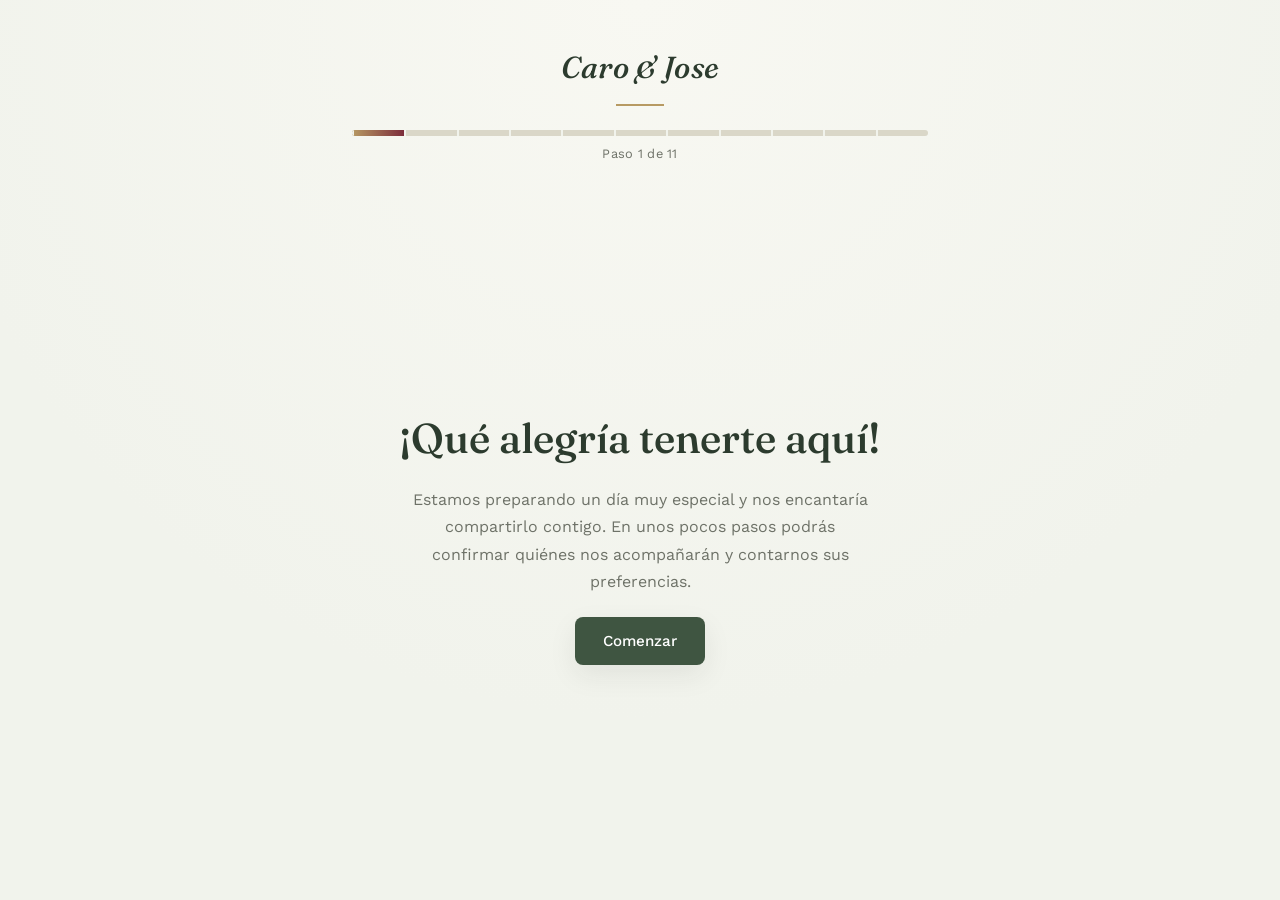
<file: index.html>
<!DOCTYPE html>
<html lang="es">

<head>
    <meta charset="UTF-8">
    <meta name="viewport" content="width=device-width, initial-scale=1.0">

    <title>Confirma tu asistencia | Caro y Jose</title>

    <!-- Styles -->
    <link rel="stylesheet" href="css/style.css">
</head>

<body>

    <div class="app-container">
        <!-- ================= HEADER ================= -->

        <header class="header">

            <div class="logo-container">
                <h2>Caro &amp; Jose</h2>
            </div>

            <div class="progress-section">

                <div class="progress-bar">

                    <div class="progress-fill" style="width: 9.09%;"></div>

                </div>

                <span class="progress-text">
                    Paso 1 de 11
                </span>

            </div>

        </header>

        <!-- ================= MAIN ================= -->

        <main class="main-content">


        <!-- ================= WELCOME ================= -->

        <section id="welcome" class="page active">

            <div class="page-content">

                <h1>¡Qué alegría tenerte aquí!</h1>

                <p>
                    Estamos preparando un día muy especial y nos encantaría compartirlo contigo. En unos pocos pasos podrás confirmar quiénes nos acompañarán y contarnos sus preferencias.
                </p>

                <button class="primary-button">
                    Comenzar
                </button>

            </div>

        </section>

        <!-- ================= INVITATION CODE ================= -->

        <section id="invitation-code" class="page">

            <div class="page-content">

                <h1>Tu código de invitación</h1>

                <p>
                    Escribe el código que aparece en tu invitación para encontrar a las personas incluidas. Así podremos guardar las respuestas de todos en un solo lugar.
                </p>

                <div class="input-group">

                    <input
                        type="text"
                        id="invitation-code-input"
                        class="text-input"
                        placeholder="Ej. AB12CD"
                        aria-label="Código de invitación"
                        maxlength="10"
                        spellcheck="false"
                        autocomplete="off"
                        autocapitalize="characters"
                    />

                </div>
                <div id="invitation-code-error" class="error-message"></div>

            </div>

        </section>

        <section id="invitation-confirmation" class="page">

            <div class="page-content">

                <h1>¿Estamos todos?</h1>

                <p>
                    Estas son las personas que encontramos con tu código. Revisa sus nombres antes de continuar; en los siguientes pasos podrás responder por cada una.
                </p>

                <div id="confirmation-guest-list">

                    <!-- Generated automatically -->

                </div>

            </div>

        </section>

        <!-- ================= ATTENDANCE ================= -->

        <section id="attendance" class="page">

            <div class="page-content">

                <h1>¿Nos acompañarán?</h1>

                <p>
                    Queremos saber con quiénes tendremos la alegría de celebrar. Confirma la asistencia de cada persona de tu invitación.
                </p>

                <div id="attendance-content"></div>

                

            </div>

        </section>

        <section id="welcome-cocktail" class="page">

            <div class="page-content">

                <h1>Un brindis para empezar</h1>

                <p>
                    El día anterior a la boda tendremos un cóctel de bienvenida para encontrarnos y conocernos un poco más. Cuéntanos quiénes podrán acompañarnos.
                </p>

                <div id="welcomeCocktail-content"></div>

            </div>

        </section>

        <!-- ================= RECEPTION ================= -->

        <section id="reception" class="page">

            <div class="page-content">

                <h1>La celebración</h1>

                <p>
                    Después llegará el momento de celebrar juntos. Indícanos quiénes asistirán a la recepción de la boda.
                </p>

                <div id="reception-content"></div>

            </div>

        </section>

        <!-- ================= MEAL PREFERENCE ================= -->

        <section id="meal" class="page">

            <div class="page-content">

                <h1>Algo rico para cada quien</h1>

                <p>
                    Queremos que todos disfruten la comida. Elige la opción de menú que mejor se ajuste a cada persona; si tiene alergias, marca esa opción.
                </p>

                <div id="meal-content"></div>

            </div>

        </section>

        <!-- ================= RETURN BUS ================= -->

        <section id="return-bus" class="page">

            <div class="page-content">

                <h1>El regreso a casa</h1>

                <p>
                    Habrá transporte de regreso en distintos horarios. Elige el que prefiera cada persona o indícanos si no lo necesita. Si alguien necesita salir antes, tendremos carros particulares que podrán llevarlo de vuelta. Por ahora, los horarios son tentativos; más adelante confirmaremos los definitivos según las preferencias de todos.
                </p>

                <div id="returnBus-content"></div>

            </div>

        </section>

        <!-- ================= PREFERRED COCKTAIL ================= -->

        <section id="cocktail" class="page">

            <div class="page-content">

                <h1>¿Con qué brindamos?</h1>

                <p>
                    Nos hace ilusión preparar el bar pensando en ustedes. Cuéntanos cuál de estas bebidas prefiere cada persona.
                </p>

                <div id="cocktail-content"></div>

            </div>

        </section>

        <!-- ================= REVIEW ================= -->

        <section id="review" class="page">

            <div class="page-content">

                <h1 id="review-title">Un último vistazo</h1>

                <p id="review-description">
                    Revisa las respuestas de cada persona. Si quieres cambiar algo, puedes volver a los pasos anteriores antes de enviarlas.
                </p>

                <div id="summary-content"></div>

                <div id="submission-status" class="error-message"></div>

            </div>

        </section>

        <!-- ================= THANK YOU ================= -->

        <section id="thank-you" class="page">

            <div class="page-content">

                <h1 id="thank-you-title">¡Gracias por confirmar!</h1>

                <p id="thank-you-description">
                    Recibimos tus respuestas. Nos emociona mucho compartir este día contigo.
                </p>

            </div>

        </section>

        </main>

        <!-- ================= FOOTER ================= -->

        <footer class="footer">

            <button class="secondary-button" disabled>

                ← Volver

            </button>

            <button class="primary-button">

                Continuar →

            </button>

        </footer>

    </div>

    <!-- Scripts -->
    <script src="js/navigation.js"></script>
    <script src="js/guest-factory.js"></script>
    <script src="js/question-config.js"></script>
    <script src="js/invitation.js"></script>
    <script src="js/sheets-integration.js"></script>
    <script src="js/components.js"></script>
    <script src="js/render.js"></script>
    <script src="js/forms.js"></script>
    <script src="js/app.js"></script>
</body>

</html>
</file>
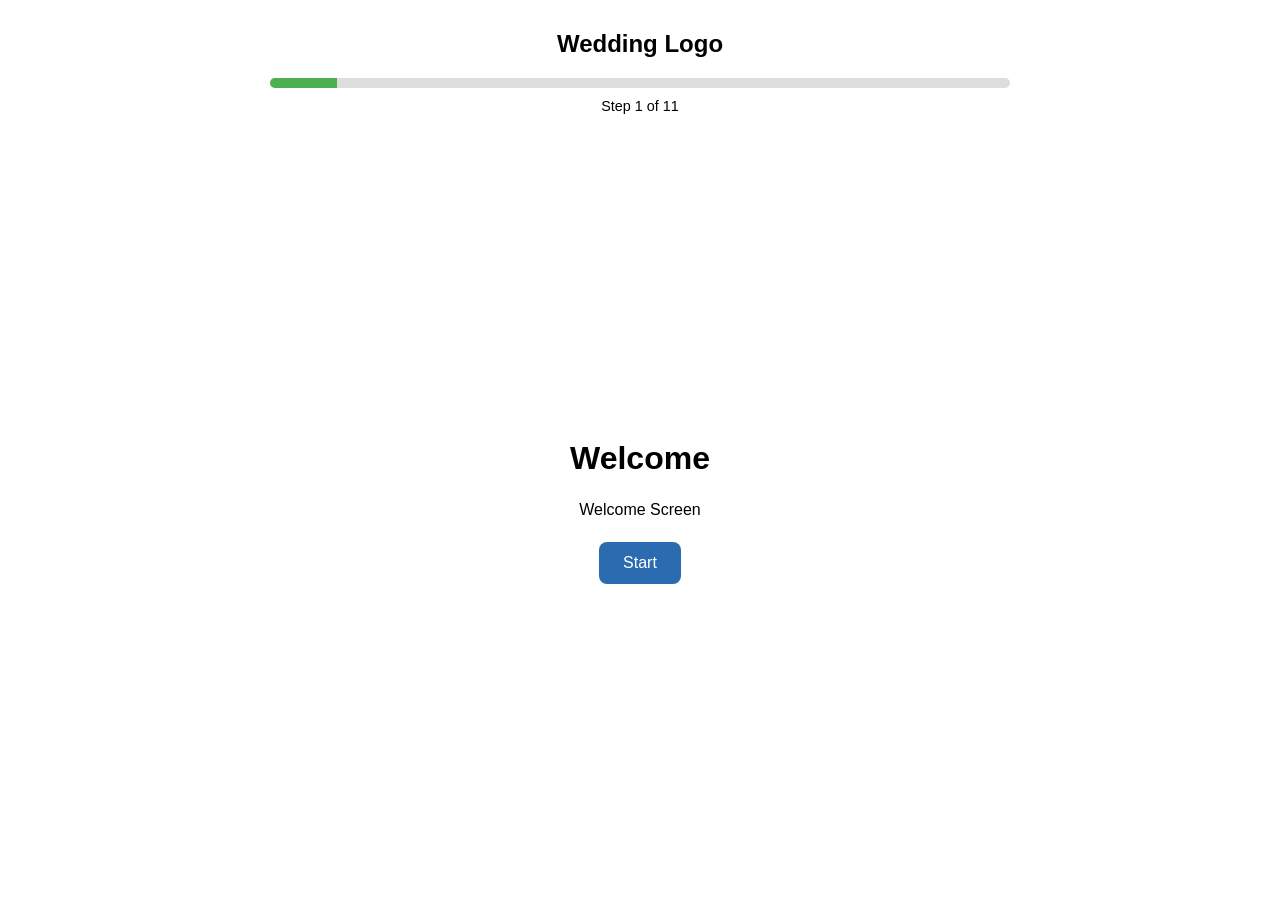
<file: final_wedding/index.html>
<!DOCTYPE html>
<html lang="en">

<head>
    <meta charset="UTF-8">
    <meta name="viewport" content="width=device-width, initial-scale=1.0">

    <title>RSVP</title>

    <!-- Styles -->
    <link rel="stylesheet" href="css/style.css">
</head>

<body>

    <div class="app-container">
        <!-- ================= HEADER ================= -->

        <header class="header">

            <div class="logo-container">
                <!-- Reemplazar posteriormente por el logo -->
                <h2>Wedding Logo</h2>
            </div>

            <div class="progress-section">

                <div class="progress-bar">

                    <div class="progress-fill" style="width: 12.5%;"></div>

                </div>

                <span class="progress-text">
                    Step 1 of 8
                </span>

            </div>

        </header>

        <!-- ================= MAIN ================= -->

        <main class="main-content">


        <!-- ================= WELCOME ================= -->

        <section id="welcome" class="page active">

            <div class="page-content">

                <h1>Welcome</h1>

                <p>
                    Welcome Screen
                </p>

                <button class="primary-button">
                    Start
                </button>

            </div>

        </section>

        <!-- ================= INVITATION CODE ================= -->

        <section id="invitation-code" class="page">

            <div class="page-content">

                <h1>Codigo de invitacion</h1>

                <p>
                    Porfavor, ¡ingresa el codigo de la invitación que recibiste!
                </p>

                <div class="input-group">

                    <input
                        type="text"
                        id="invitation-code-input"
                        class="text-input"
                        placeholder="e.g. AB12CD"
                        maxlength="10"
                        spellcheck="false"
                        autocomplete="off"
                        autocapitalize="characters"
                    />

                </div>
                <div id="invitation-code-error" class="error-message"></div>

            </div>

        </section>

        <section id="invitation-confirmation" class="page">

            <div class="page-content">

                <h1>Invitation Confirmation</h1>

                <p>
                    Please verify that these guests belong to your invitation.
                </p>

                <div id="confirmation-guest-list">

                    <!-- Generated automatically -->

                </div>

            </div>

        </section>

        <!-- ================= ATTENDANCE ================= -->

        <section id="attendance" class="page">

            <div class="page-content">

                <h1>Attendance</h1>

                <p>
                    Please let us know who will attend our wedding celebration.
                </p>

                <div id="attendance-content"></div>

                

            </div>

        </section>

        <section id="welcome-cocktail" class="page">

            <div class="page-content">

                <h1>Welcome Cocktail</h1>

                <p>
                    Please let us know who will attend the Welcome Cocktail.
                </p>

                <div id="welcomeCocktail-content"></div>

            </div>

        </section>

        <!-- ================= RECEPTION ================= -->

        <section id="reception" class="page">

            <div class="page-content">

                <h1>Reception</h1>

                <p>
                    Please let us know who will attend the wedding reception.
                </p>

                <div id="reception-content"></div>

            </div>

        </section>

        <!-- ================= MEAL PREFERENCE ================= -->

        <section id="meal" class="page">

            <div class="page-content">

                <h1>Meal Preference</h1>

                <p>
                    Please choose a meal preference for each guest.
                </p>

                <div id="meal-content"></div>

            </div>

        </section>

        <!-- ================= RETURN BUS ================= -->

        <section id="return-bus" class="page">

            <div class="page-content">

                <h1>Return Bus</h1>

                <p>
                    Please select the preferred return transportation.
                </p>

                <div id="returnBus-content"></div>

            </div>

        </section>

        <!-- ================= PREFERRED COCKTAIL ================= -->

        <section id="cocktail" class="page">

            <div class="page-content">

                <h1>Preferred Cocktail</h1>

                <p>
                    Please select a preferred cocktail for each guest.
                </p>

                <div id="cocktail-content"></div>

            </div>

        </section>

        <!-- ================= REVIEW ================= -->

        <section id="review" class="page">

            <div class="page-content">

                <h1>Review Your Responses</h1>

                <p>
                    Please review all your answers before submitting your RSVP.
                </p>

                <div id="summary-content"></div>

                <div id="submission-status" class="error-message"></div>

            </div>

        </section>

        <!-- ================= THANK YOU ================= -->

        <section id="thank-you" class="page">

            <div class="page-content">

                <h1>Thank You</h1>

                <p>
                    Placeholder
                </p>

            </div>

        </section>

    </main>

        

        </main>

        <!-- ================= FOOTER ================= -->

        <footer class="footer">

            <button class="secondary-button" disabled>

                ← Back

            </button>

            <button class="primary-button">

                Next →

            </button>

        </footer>

    </div>

    <!-- Scripts -->
    <script src="js/navigation.js"></script>
    <script src="js/guest-factory.js"></script>
    <script src="js/question-config.js"></script>
    <script src="js/invitation.js"></script>
    <script src="js/sheets-integration.js"></script>
    <script src="js/components.js"></script>
    <script src="js/render.js"></script>
    <script src="js/forms.js"></script>
    <script src="js/app.js"></script>
</body>

</html>
</file>
<file: css/style.css>
/* =======================================================
   Wedding RSVP — Caro & Jose
   style.css
   Refresco visual (solo CSS) — estética de tarjetería fina
======================================================= */

@import url('https://fonts.googleapis.com/css2?family=Fraunces:ital,wght@0,400;0,500;0,600;1,400&family=Work+Sans:wght@400;500;600&display=swap');

:root {

    --color-paper: #F1F3EC;
    --color-paper-alt: #FFFFFF;
    --color-ink: #262B26;
    --color-muted: #6E7268;
    --color-primary: #3F5541;
    --color-primary-dark: #2C3B2E;
    --color-accent: #7C2D3B;
    --color-gold: #B79A63;
    --color-border: #DAD7C8;
    --color-error: #A23B34;

    --font-display: 'Fraunces', Georgia, serif;
    --font-body: 'Work Sans', Arial, Helvetica, sans-serif;

    --radius-sm: 8px;
    --radius-md: 14px;

    --shadow-soft: 0 10px 28px rgba(38, 43, 38, .08);

}

/* ---------- Reset ---------- */

* {
    margin: 0;
    padding: 0;
    box-sizing: border-box;
    -webkit-tap-highlight-color: transparent;
}

html {

    overflow-x: hidden;

}

/* ---------- Body ---------- */

body {

    font-family: var(--font-body);

    background: radial-gradient(circle at top, #F8F8F2 0%, var(--color-paper) 65%);

    color: var(--color-ink);

    min-height: 100vh;
    min-height: 100dvh;

    overflow-x: hidden;

}

/* ---------- Main Container ---------- */

.app-container {

    width: 100%;
    max-width: 640px;

    margin: auto;

    min-height: 100vh;
    min-height: 100dvh;

    display: flex;
    flex-direction: column;

    padding: 48px 32px calc(24px + env(safe-area-inset-bottom, 0px));

}

/* ---------- Header ---------- */

.header {

    display: flex;
    flex-direction: column;

    gap: 24px;

    margin-bottom: 48px;

}

.logo-container {

    text-align: center;
    position: relative;

    padding-bottom: 20px;

}

.logo-container::after {

    content: "";
    position: absolute;
    bottom: 0;
    left: 50%;
    transform: translateX(-50%);

    width: 48px;
    height: 2px;

    background: var(--color-gold);

}

.logo-container h2 {

    font-family: var(--font-display);
    font-style: italic;
    font-weight: 500;
    font-size: 1.9rem;
    letter-spacing: .01em;
    color: var(--color-primary-dark);

}

.progress-section {

    display: flex;
    flex-direction: column;

    gap: 10px;

}

.progress-bar {

    position: relative;

    width: 100%;
    height: 6px;

    background: var(--color-border);

    border-radius: 999px;

    overflow: hidden;

}

.progress-bar::after {

    content: "";
    position: absolute;
    inset: 0;

    /* 11 pasos reales (ver secciones .page en index.html) */
    background-image: repeating-linear-gradient(
        to right,
        var(--color-paper) 0,
        var(--color-paper) 2px,
        transparent 2px,
        transparent calc(100% / 11)
    );

    pointer-events: none;

}

.progress-fill {

    width: 0%;

    height: 100%;

    background: linear-gradient(90deg, var(--color-gold), var(--color-accent));

    transition: width 0.4s ease;

}

.progress-text {

    text-align: center;

    font-size: 0.8rem;
    letter-spacing: .02em;
    color: var(--color-muted);

}

/* ---------- Main ---------- */

.main-content {

    flex: 1;

    display: flex;

    justify-content: center;

    align-items: center;

    padding-bottom: 8px;

}


/* ---------- Pages ---------- */

.page {

    display: none;

    width: 100%;

}

.page.active {

    display: block;

    animation: page-enter .45s ease both;

}

@keyframes page-enter {

    from {
        opacity: 0;
        transform: translateY(10px);
    }

    to {
        opacity: 1;
        transform: translateY(0);
    }

}

#welcome h1 {

    font-size: 2.6rem;

}

@media (max-width: 768px) {

    #welcome h1 {

        font-size: 2.1rem;

    }

}

.page-content {

    display: flex;

    flex-direction: column;

    align-items: center;

    gap: 22px;

    text-align: center;

}

/* ---------- Typography ---------- */

h1 {

    font-family: var(--font-display);
    font-weight: 500;
    color: var(--color-primary-dark);

    font-size: 2.1rem;

}

p {

    line-height: 1.7;
    color: var(--color-muted);
    max-width: 46ch;

}

/* ---------- Footer ---------- */

.footer {

    margin-top: 48px;

    display: flex;

    justify-content: space-between;

    gap: 16px;

}

/* ---------- Buttons ---------- */

button {

    cursor: pointer;

    border: none;

    border-radius: var(--radius-sm);

    padding: 13px 28px;

    min-height: 48px;

    font-family: var(--font-body);
    font-size: 0.95rem;
    font-weight: 500;

    touch-action: manipulation;

    transition: background-color 0.2s ease, transform 0.15s ease, opacity 0.15s ease;

}

.primary-button {

    background: var(--color-primary);

    color: var(--color-paper-alt);

    box-shadow: var(--shadow-soft);

}

.primary-button:hover {

    background: var(--color-primary-dark);

}

.primary-button:active {

    transform: translateY(1px);

}

.primary-button:disabled {

    opacity: .55;

    cursor: not-allowed;

    box-shadow: none;

}

.secondary-button {

    background: transparent;

    color: var(--color-muted);

    border: 1px solid var(--color-border);

}

.secondary-button:hover {

    border-color: var(--color-primary);
    color: var(--color-primary-dark);

}

.secondary-button:disabled {

    opacity: .45;

    cursor: not-allowed;

}

button:focus-visible {

    outline: 2px solid var(--color-gold);
    outline-offset: 2px;

}

/* ---------- Responsive ---------- */

@media (max-width: 768px) {

    .app-container {

        padding: 28px 20px calc(96px + env(safe-area-inset-bottom, 0px));

    }

    h1 {

        font-size: 1.6rem;

    }

    .header {

        gap: 16px;
        margin-bottom: 32px;

    }

    .logo-container h2 {

        font-size: 1.5rem;

    }

    .page-content {

        gap: 18px;

    }

    /* Tarjetas de opciones a una sola columna: más fáciles de leer y
       tocar con el pulgar que una grilla apretada de dos columnas */
    .radio-group {

        grid-template-columns: 1fr;

    }

    .guest-card {

        padding: 18px;

    }

    /* Pie fijo: los botones Back/Next siempre están a mano,
       sin tener que desplazarse hasta el final de la página */
    .footer {

        position: fixed;
        left: 0;
        right: 0;
        bottom: 0;

        margin-top: 0;

        padding: 14px 20px calc(14px + env(safe-area-inset-bottom, 0px));

        background: rgba(248, 248, 242, .92);
        backdrop-filter: blur(6px);

        border-top: 1px solid var(--color-border);

        z-index: 10;

    }

    .footer.hidden {

        display: none;

    }

}

@media (max-width: 380px) {

    .app-container {

        padding-left: 16px;
        padding-right: 16px;

    }

    h1 {

        font-size: 1.4rem;

    }

    .primary-button,
    .secondary-button {

        padding: 13px 20px;

    }

}

/* ---------- Utility Classes ---------- */

.hidden {

    display: none !important;

}

/* ---------- Option Buttons ---------- */

.option-group {

    display: flex;

    gap: 16px;

    justify-content: center;

    margin-top: 16px;

    flex-wrap: wrap;

}

/* ---------- Text Inputs ---------- */

.input-group {

    width: 100%;

    max-width: 380px;

}

.text-input {

    width: 100%;

    padding: 16px;

    font-size: 1.15rem;

    text-align: center;

    border: 1px solid var(--color-border);

    border-radius: var(--radius-sm);

    outline: none;

    background: var(--color-paper-alt);

    transition: border-color .2s ease, box-shadow .2s ease;

    letter-spacing: .25rem;

    font-weight: 600;

    text-transform: uppercase;

    color: var(--color-ink);

}

.text-input:focus {

    border-color: var(--color-primary);
    box-shadow: 0 0 0 3px rgba(63, 85, 65, .14);

}

/* ---------- Error Messages ---------- */

.error-message {

    min-height: 20px;

    margin-top: 8px;

    color: var(--color-error);

    font-size: 0.9rem;

    text-align: center;

}

/* ======================================================
   Guest Card
====================================================== */

.guest-card {

    width: 100%;
    max-width: 560px;

    padding: 24px;

    margin: 14px auto;

    border: 1px solid var(--color-border);

    border-radius: var(--radius-md);

    background-color: var(--color-paper-alt);

    box-shadow: var(--shadow-soft);

    box-sizing: border-box;

}

.guest-card--unanswered {
    border-color: var(--color-error);
}

.guest-name {

    margin: 0 0 4px;

    font-family: var(--font-display);
    font-weight: 500;
    font-size: 1.25rem;

    text-align: center;

    color: var(--color-primary-dark);

}
/* ======================================================
   Radio Cards
====================================================== */

.radio-group {

    display: grid;
    grid-template-columns: repeat(auto-fit, minmax(160px, 1fr));
    gap: 12px;

    margin-top: 16px;

}

.guest-instruction {

    grid-column: 1 / -1;

    margin-bottom: 4px;

    text-align: center;

    font-size: .9rem;

    color: var(--color-muted);

}

.radio-option {

    position: relative;

    display: flex;
    align-items: center;
    justify-content: center;

    min-height: 56px;

    padding: 14px 18px;

    border: 1px solid var(--color-border);

    border-radius: var(--radius-md);

    background: var(--color-paper-alt);
    color: var(--color-ink);
    font-weight: 500;

    text-align: center;

    cursor: pointer;

    box-shadow: 0 2px 8px rgba(38, 43, 38, .05);

    transition: border-color .2s ease, background-color .2s ease, color .2s ease, box-shadow .2s ease;

}

.radio-option input[type="radio"] {

    position: absolute;
    inset: 0;

    margin: 0;

    opacity: 0;

    cursor: pointer;

}

.radio-option:hover {

    border-color: var(--color-gold);

}

.radio-option:has(input:checked) {

    background: var(--color-primary);
    color: var(--color-paper-alt);
    border-color: var(--color-primary);

    box-shadow: var(--shadow-soft);

}

.radio-option:has(input:focus-visible) {

    outline: 2px solid var(--color-gold);
    outline-offset: 2px;

}

/* =========================================
   Summary
========================================= */
.summary-card {

    max-width: 500px;
    width: 100%;

}
.summary-content {

    display: flex;
    flex-direction: column;
    gap: 0.7rem;

}

.summary-row {

    display: grid;
    grid-template-columns: minmax(0, 1fr) minmax(0, 1fr);
    column-gap: 16px;
    align-items: center;

    padding: 0.5rem 0;

    border-bottom: 1px solid var(--color-border);

}

.summary-row:last-child {

    border-bottom: none;

}

.summary-label {
    text-align: left;
    font-weight: 600;
    font-size: .92rem;
    color: var(--color-muted);

}

.summary-row--welcome-cocktail .summary-label {
    max-width: 12ch;
}

.summary-value {

    text-align: right;
    font-weight: 500;
    color: var(--color-ink);
    overflow-wrap: anywhere;

}

.summary-attendance {

    text-align: center;
    font-weight: 600;
    color: var(--color-accent);

}

/* ---------- Accessibility ---------- */

@media (prefers-reduced-motion: reduce) {

    * {

        transition: none !important;
        animation: none !important;

    }

}
</file>
<file: final_wedding/css/style.css>
/* =======================================================
   Wedding RSVP
   style.css
   Base Layout - Stage 1
======================================================= */

/* ---------- Reset ---------- */

* {
    margin: 0;
    padding: 0;
    box-sizing: border-box;
}

/* ---------- Body ---------- */

body {

    font-family: Arial, Helvetica, sans-serif;

    background-color: #ffffff;

    color: #000000;

    min-height: 100vh;

}

/* ---------- Main Container ---------- */

.app-container {

    width: 100%;
    max-width: 800px;

    margin: auto;

    min-height: 100vh;

    display: flex;
    flex-direction: column;

    padding: 30px;

}

/* ---------- Header ---------- */

.header {

    display: flex;
    flex-direction: column;

    gap: 20px;

    margin-bottom: 40px;

}

.logo-container {

    text-align: center;

}

.progress-section {

    display: flex;
    flex-direction: column;

    gap: 10px;

}

.progress-bar {

    width: 100%;
    height: 10px;

    background: #dddddd;

    border-radius: 999px;

    overflow: hidden;

}

.progress-fill {

    width: 0%;

    height: 100%;

    background: #4CAF50;

    transition: width 0.3s ease;

}

.progress-text {

    text-align: center;

    font-size: 0.9rem;

}

/* ---------- Main ---------- */

.main-content {

    flex: 1;

    display: flex;

    justify-content: center;

    align-items: center;

}


/* ---------- Pages ---------- */

.page {

    display: none;

    width: 100%;

}

.page.active {

    display: block;

}

.page-content {

    display: flex;

    flex-direction: column;

    align-items: center;

    gap: 20px;

    text-align: center;

}

/* ---------- Typography ---------- */

h1 {

    font-size: 2rem;

}

p {

    line-height: 1.6;

}

/* ---------- Footer ---------- */

.footer {

    margin-top: 40px;

    display: flex;

    justify-content: space-between;

}

/* ---------- Buttons ---------- */

button {

    cursor: pointer;

    border: none;

    border-radius: 8px;

    padding: 12px 24px;

    font-size: 1rem;

    transition: 0.2s;

}

.primary-button {

    background: #2b6cb0;

    color: white;

}

.primary-button:hover {

    opacity: 0.9;

}

.primary-button:disabled {

    opacity: .6;

    cursor: not-allowed;

}

.secondary-button {

    background: #dddddd;

}

.secondary-button:disabled {

    opacity: .5;

    cursor: not-allowed;

}

/* ---------- Responsive ---------- */

@media (max-width: 768px) {

    .app-container {

        padding: 20px;

    }

    h1 {

        font-size: 1.7rem;

    }

}

/* ---------- Utility Classes ---------- */

.hidden {

    display: none !important;

}

/* ---------- Option Buttons ---------- */

.option-group {

    display: flex;

    gap: 20px;

    justify-content: center;

    margin-top: 20px;

}

.option-button {

    min-width: 140px;

    padding: 14px 24px;

    border: 2px solid #cccccc;

    border-radius: 10px;

    background: white;

    cursor: pointer;

    transition: 0.2s;

}

.option-button:hover {

    border-color: #2b6cb0;

}

/* ---------- Text Inputs ---------- */

.input-group {

    width: 100%;

    max-width: 400px;

}

.text-input {

    width: 100%;

    padding: 16px;

    font-size: 1.2rem;

    text-align: center;

    border: 2px solid #cccccc;

    border-radius: 10px;

    outline: none;

    transition: .2s;

    letter-spacing: .25rem;

    font-weight: bold;

    text-transform: uppercase;

}

.text-input:focus {

    border-color: #2b6cb0;

}

/* ---------- Error Messages ---------- */

.error-message {

    min-height: 20px;

    margin-top: 12px;

    color: #c62828;

    font-size: 0.9rem;

    text-align: center;

}

/* ======================================================
   Guest Card
====================================================== */

.guest-card {

    width: 800px;

    max-width: 800px;

    padding: 16px;

    margin: 12px auto;

    border: 1px solid #d9d9d9;

    border-radius: 10px;

    background-color: #ffffff;

    box-sizing: border-box;

}

.guest-name {

    margin: 0;

    font-size: 1.1rem;

    font-weight: 600;

    text-align: center;

}
/* ======================================================
   Radio Button Cards
====================================================== */

.radio-group {

    display: flex;
    flex-direction: column;
    gap: 10px;

}

.guest-instruction {

    margin-bottom: 8px;

    text-align: center;

    font-size: .95rem;

    color: #666;

}

.option-button {

    display: block;

    cursor: pointer;

}

.option-button input {

    display: none;

}

.option-button span {

    display: block;

    width: 100%;

    padding: 14px;

    border: 1px solid #cccccc;

    border-radius: 8px;

    text-align: center;

    transition: all .2s ease;

    box-sizing: border-box;

}

.option-button:hover span {

    border-color: #888888;

}

.option-button input:checked + span {

    background: #222222;

    color: white;

    border-color: #222222;

}

/* =========================================
   Summary
========================================= */
.summary-card {

    max-width: 500px;
    width: 100%;

}
.summary-content {

    display: flex;
    flex-direction: column;
    gap: 0.8rem;

}

.summary-row {

    display: grid;
    grid-template-columns: 1fr auto;
    align-items: center;

    padding: 0.45rem 0;

    border-bottom: 1px solid rgba(0,0,0,.08);

}

.summary-row:last-child {

    border-bottom: none;

}

.summary-label {
    text-align: left;
    font-weight: 600;
    color: #555;

}

.summary-value {

    text-align: left;
    font-weight: 500;
    color: #222;

}

.summary-attendance {

    text-align: center;
    font-weight: 600;
    color: #a33;

}
</file>
